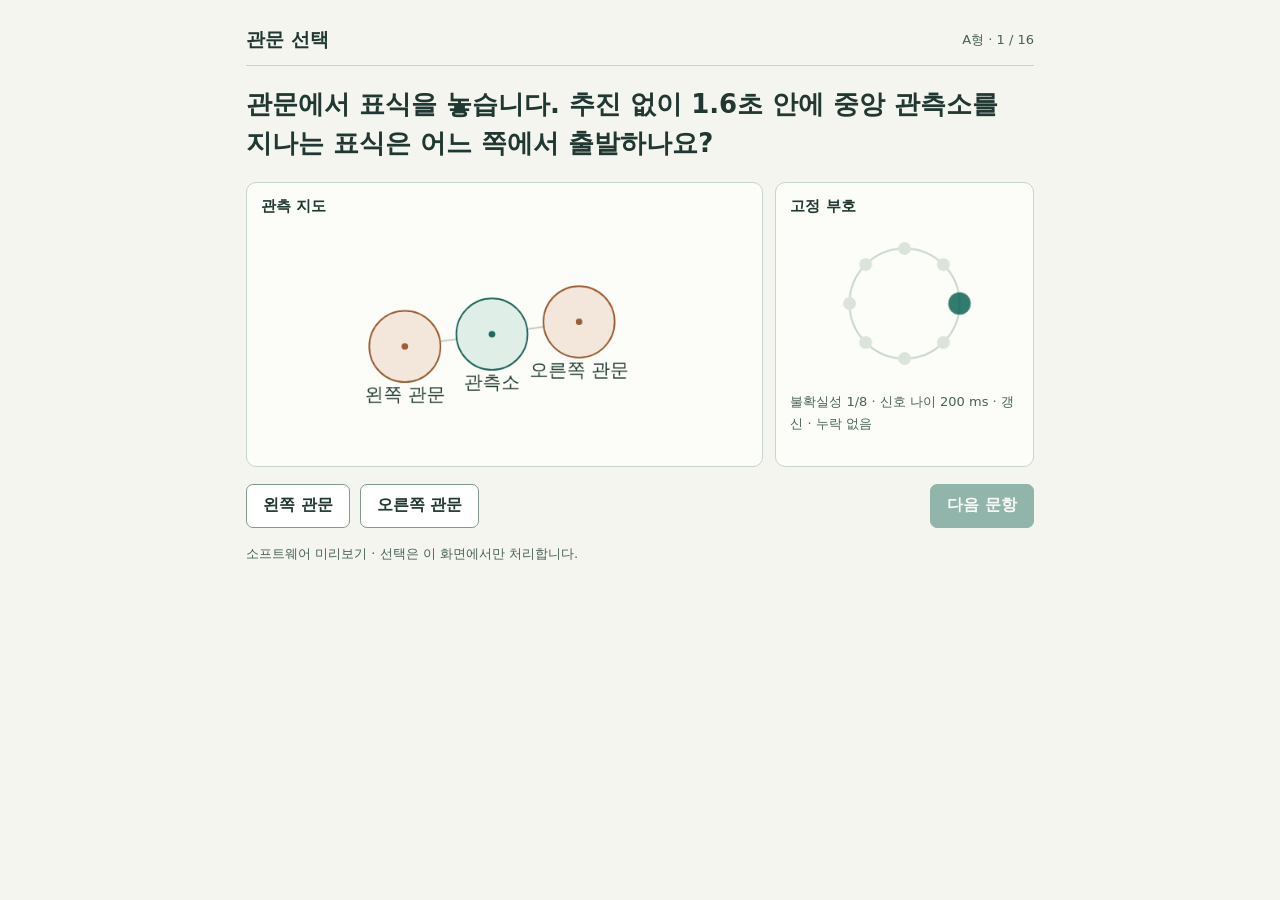
<file: research/p1-gates/preview/index.html>
<!doctype html>
<html lang="ko">
<head>
  <meta charset="utf-8">
  <meta name="viewport" content="width=device-width, initial-scale=1">
  <title>Augneta · 관문 선택</title>
  <style>
    :root { color-scheme: light; font-family: Inter, "Noto Sans CJK KR", system-ui, sans-serif; color: #203732; background: #f4f5ef; }
    * { box-sizing: border-box; }
    body { margin: 0; }
    main { max-width: 860px; margin: 0 auto; padding: 27px clamp(16px, 4vw, 36px); }
    header, .actions, .choices { display: flex; align-items: center; gap: 10px; }
    header { justify-content: space-between; border-bottom: 1px solid #c7d4c9; padding-bottom: 12px; }
    h1, h2, h3, p { margin: 0; }
    h1 { font-size: 19px; } h2 { font-size: clamp(19px, 3vw, 26px); line-height: 1.5; margin: 19px 0; word-break: keep-all; overflow-wrap: break-word; }
    h3 { font-size: 15px; } #progress, footer, #quality { font-size: 13px; color: #486258; }
    .instruments { display: grid; grid-template-columns: 2fr 1fr; gap: 12px; }
    .panel { min-width: 0; padding: 14px; border: 1px solid #c9d5ca; border-radius: 10px; background: #fcfdf8; }
    canvas { display: block; max-width: 100%; height: auto; }
    #map { margin: auto; } #ring { width: 165px; margin: 5px auto; }
    #quality { line-height: 1.7; }
    .actions { margin-top: 17px; justify-content: space-between; flex-wrap: wrap; }
    button { padding: 10px 16px; min-height: 44px; border: 1px solid #809a8c; border-radius: 7px; background: white; color: #203732; cursor: pointer; font: inherit; font-weight: 600; }
    button[aria-pressed="true"], #next { background: #1a665a; color: white; border-color: #1a665a; }
    button:disabled { opacity: .45; cursor: default; }
    button:focus-visible { outline: 3px solid #bc632e; outline-offset: 3px; }
    footer { margin-top: 17px; }
    @media (max-width: 570px) {
      main { padding-top: 15px; } h2 { margin: 14px 0; }
      .instruments { grid-template-columns: 1fr; gap: 8px; }
      .panel { padding: 11px; } #map { max-height: 165px; }
      .signal { display: grid; grid-template-columns: 110px 1fr; align-items: center; column-gap: 12px; }
      .signal h3 { grid-column: 2; grid-row: 1; align-self: end; }
      #ring { grid-column: 1; grid-row: 1 / 3; width: 105px; margin: 0; }
      #quality { grid-column: 2; grid-row: 2; align-self: start; }
      button { padding: 9px 12px; font-size: 15px; }
    }
  </style>
</head>
<body>
  <main>
    <header><h1>관문 선택</h1><p id="progress" aria-live="polite"></p></header>
    <p id="status" role="status">문항을 불러오는 중입니다.</p>
    <section id="trial" hidden>
      <h2 id="prompt" tabindex="-1"></h2>
      <div class="instruments">
        <section class="panel"><h3>관측 지도</h3>
          <canvas id="map" width="600" height="290" role="img" aria-label="고정 관측소 양쪽에 같은 거리의 관문이 있습니다."></canvas>
        </section>
        <section class="panel signal"><h3>고정 부호</h3>
          <canvas id="ring" width="180" height="180" role="img"></canvas>
          <p id="quality"></p>
        </section>
      </div>
      <div class="actions">
        <div class="choices" role="group" aria-labelledby="prompt">
          <button type="button" id="left" aria-pressed="false">왼쪽 관문</button>
          <button type="button" id="right" aria-pressed="false">오른쪽 관문</button>
        </div>
        <button type="button" id="next" disabled>다음 문항</button>
      </div>
    </section>
    <footer>소프트웨어 미리보기 · 선택은 이 화면에서만 처리합니다.</footer>
  </main>
  <script type="module">
    import {drawCode, drawMap, prompts, qualityText} from "./display.js";
    const el = id => document.getElementById(id);
    const form = new URLSearchParams(location.search).get("form")?.toLowerCase() === "b" ? "b" : "a";
    let items = [], index = 0, selected = null;

    function render() {
      selected = null;
      el("next").disabled = true;
      for (const side of ["left", "right"]) el(side).setAttribute("aria-pressed", "false");
      const complete = index === items.length;
      el("trial").hidden = complete;
      el("status").hidden = !complete;
      el("progress").textContent = complete ? `${form.toUpperCase()}형 완료` : `${form.toUpperCase()}형 · ${index + 1} / ${items.length}`;
      if (complete) { el("status").textContent = "모든 문항을 확인했습니다."; return; }
      const item = items[index];
      el("prompt").textContent = prompts[item.goal];
      el("next").textContent = index === items.length - 1 ? "마치기" : "다음 문항";
      drawMap(el("map"), item.geometry); drawCode(el("ring"), item.signal.channels);
      el("quality").textContent = qualityText(item.signal);
    }

    for (const side of ["left", "right"]) {
      el(side).addEventListener("click", () => {
        selected = side;
        for (const choice of ["left", "right"]) el(choice).setAttribute("aria-pressed", String(side === choice));
        el("next").disabled = false;
      });
    }
    el("next").addEventListener("click", () => {
      if (selected === null) return;
      index++; render();
      if (index < items.length) el("prompt").focus();
    });
    fetch(`form-${form}.json`).then(response => {
      if (!response.ok) throw Error();
      return response.json();
    }).then(data => { items = data; render(); }).catch(() => {
      el("status").textContent = "문항 파일을 열 수 없습니다. 미리보기 폴더를 로컬 웹 서버로 열어 주세요.";
    });
  </script>
</body>
</html>
</file>
